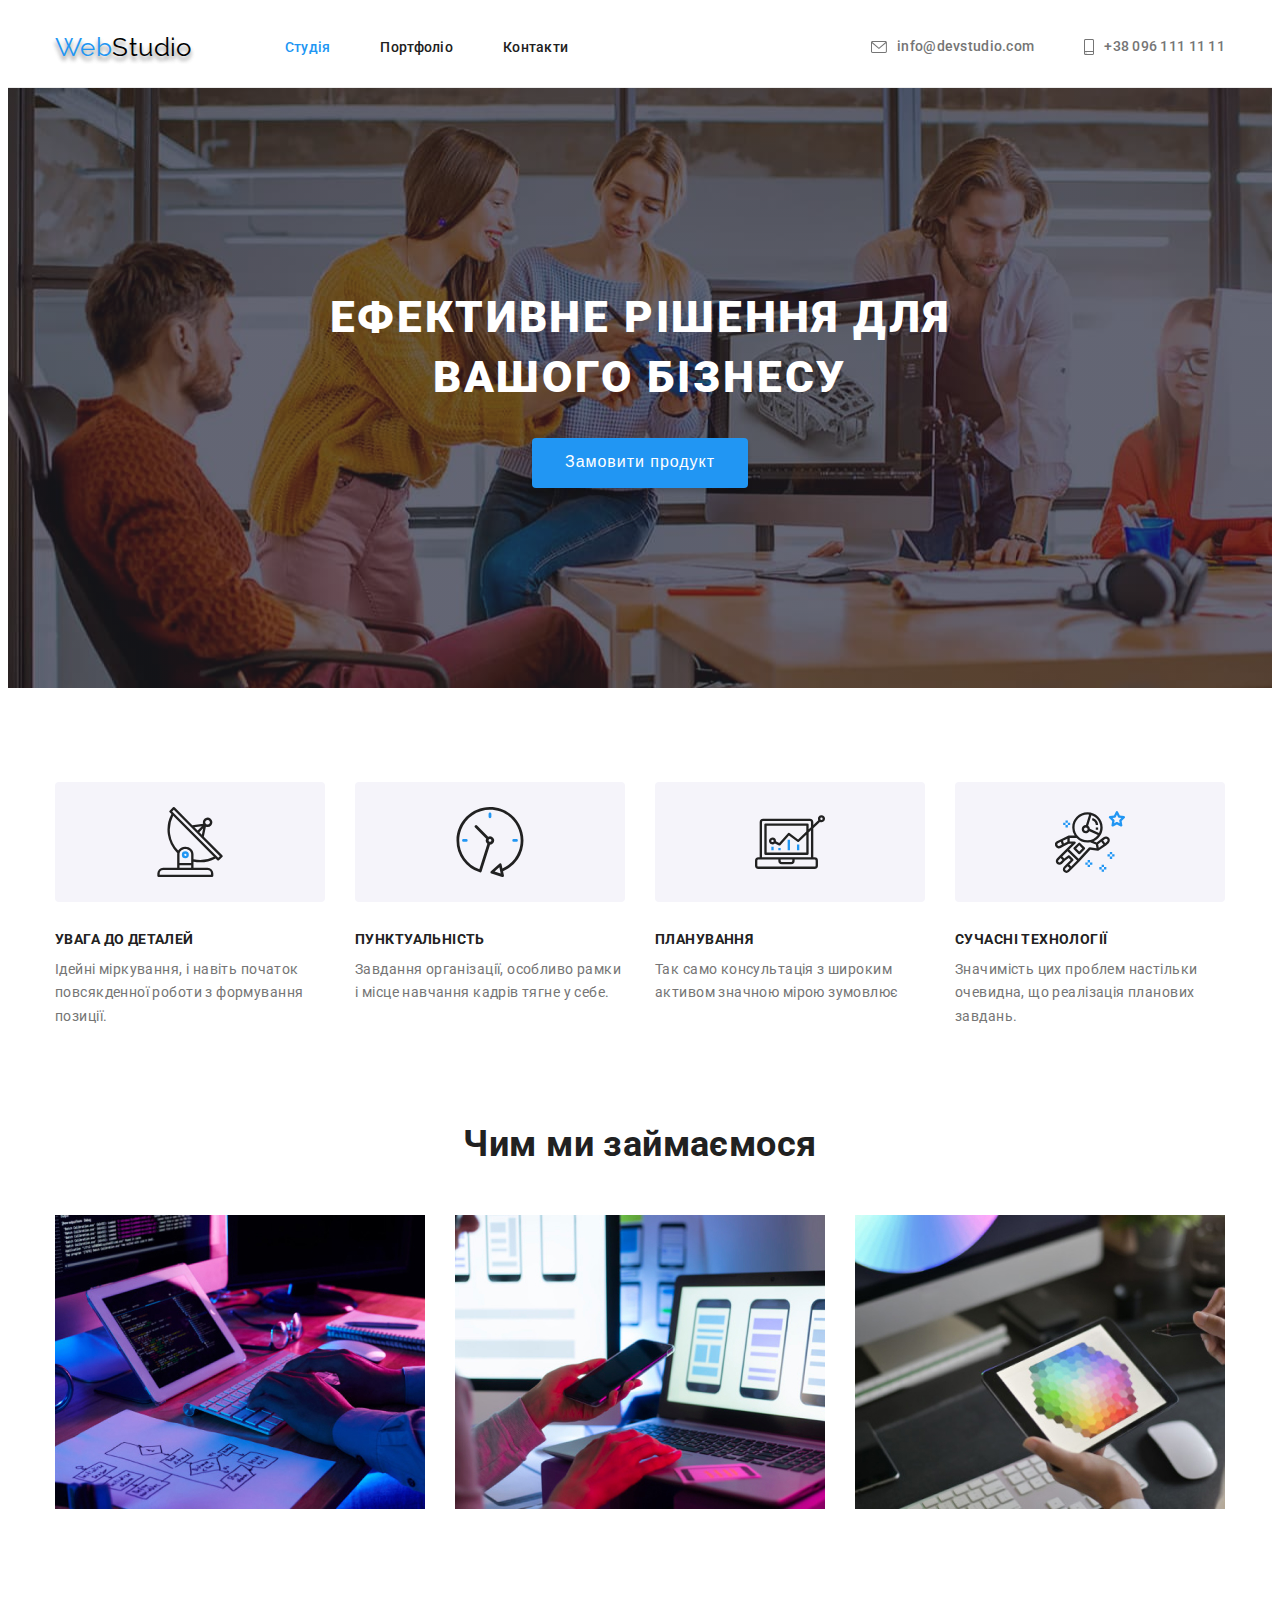
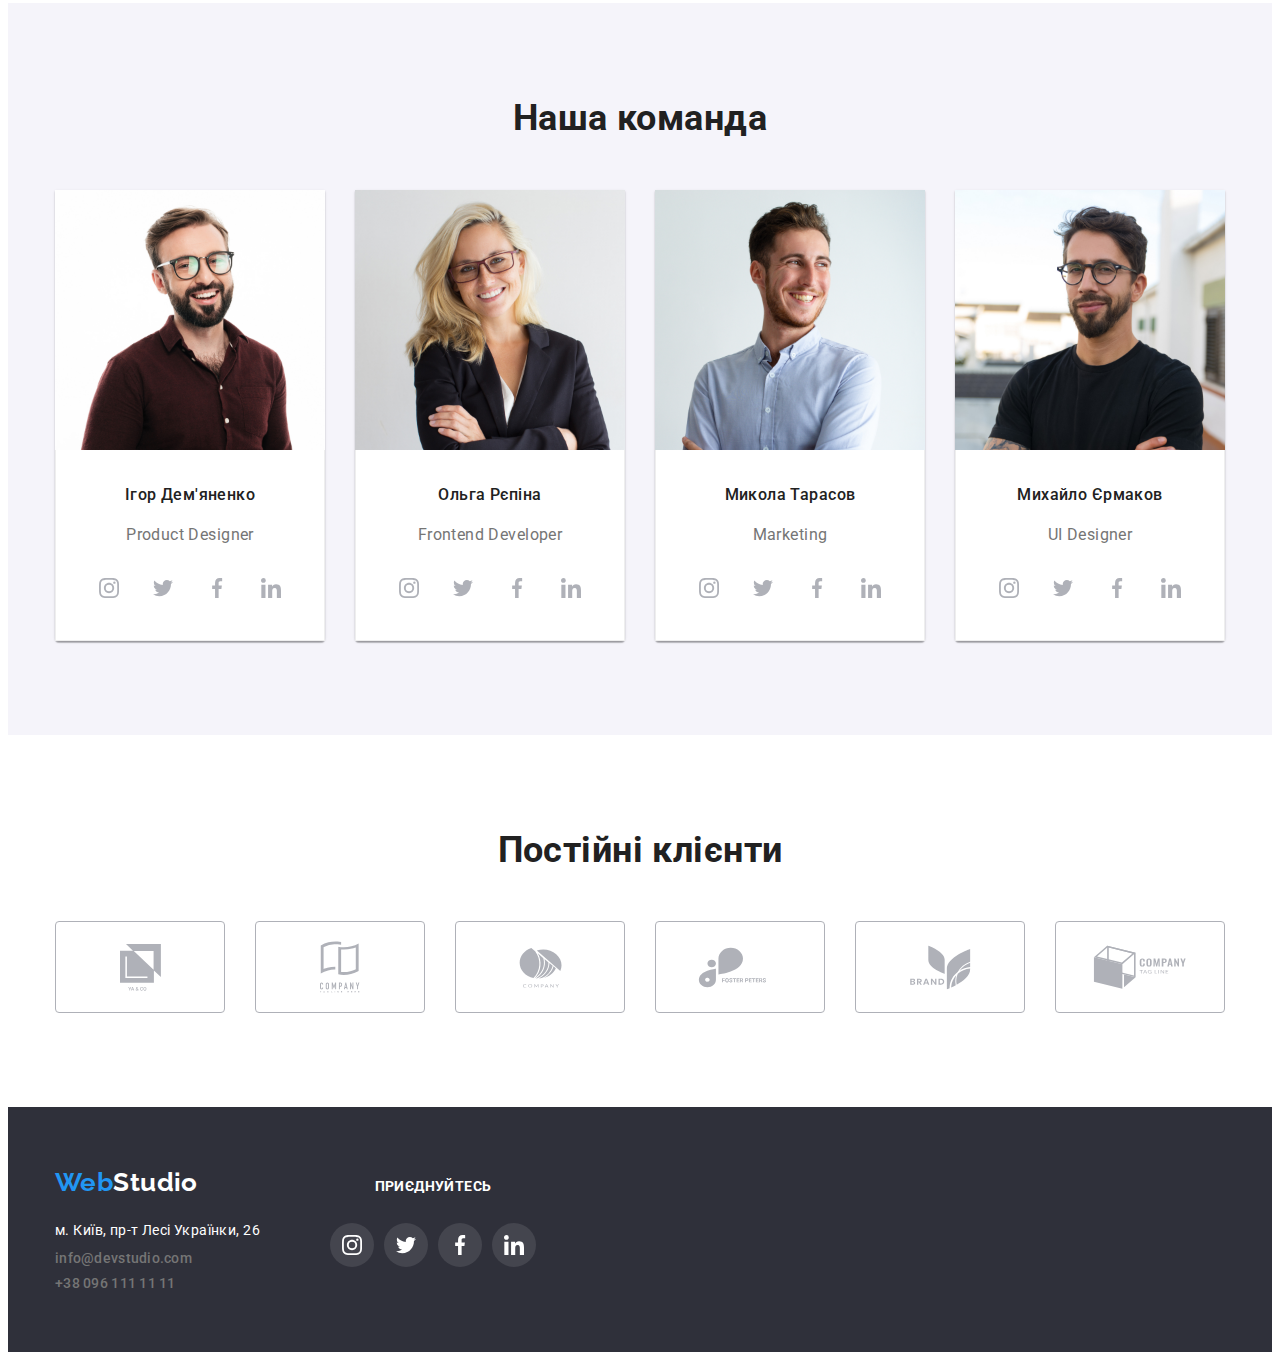
<file: index.html>
<!DOCTYPE html>
<html lang="uk">
  <head>
    <meta charset="UTF-8" />
    <meta http-equiv="X-UA-Compatible" content="IE=edge" />
    <meta name="viewport" content="width=device-width, initial-scale=1.0" />
    <title>WebStudio</title>
    <link rel="preconnect" href="https://fonts.googleapis.com" />
    <link rel="preconnect" href="https://fonts.gstatic.com" crossorigin />
    <link
      href="https://fonts.googleapis.com/css2?family=Raleway:wght@700&family=Roboto:wght@400;500;700;900&display=swap"
      rel="stylesheet"
    />
    <!-- =====Normalize====== -->
    <link
      rel="stylesheet"
      href="https://cdnjs.cloudflare.com/ajax/libs/modern-normalize/1.1.0/modern-normalize.min.css"
      integrity="sha512-wpPYUAdjBVSE4KJnH1VR1HeZfpl1ub8YT/NKx4PuQ5NmX2tKuGu6U/JRp5y+Y8XG2tV+wKQpNHVUX03MfMFn9Q=="
      crossorigin="anonymous"
      referrerpolicy="no-referrer"
    />
    <!-- =========CSS======= -->
    <link rel="stylesheet" href="./css/styles.css" />
  </head>
  <body class="body-list webstudio">
    <!-- Шапка сайту -->
    <header class="header">
      <div class="container header-container">
        <nav class="nav">
          <div class="link logo">
            <a class="link" href="./index.html"><span class="web">Web</span>Studio</a>
          </div>
          <ul class="list link-navig">
            <li>
              <a class="link active nav-link" href="./index.html">Студія</a>
            </li>
            <li>
              <a class="link nav-link" href="./portfolio.html">Портфоліо</a>
            </li>
            <li><a class="link nav-link" href="">Контакти</a></li>
          </ul>
        </nav>
        <ul class="list contact-list">
          <li>
            <a class="link contact" href="mailto:info@devstudio.com">
              <svg class="contact-icon" width="16" height="16">
                <use href="./imeges/icons/symbol-defs.svg#envelope"></use></svg
              >info@devstudio.com</a
            >
          </li>
          <li>
            <a class="link contact" href="tel:+380961111111"
              ><svg class="contact-icon" width="10" height="16">
                <use href="./imeges/icons/symbol-defs.svg#smartphone"></use></svg
              >+38 096 111 11 11</a
            >
          </li>
        </ul>
      </div>
    </header>
    <!-- Основна частина -->
    <main>
      <section class="hero section">
        <div class="container">
          <h1 class="hero-list">Ефективне рішення для вашого бізнесу</h1>
          <button type="button" class="button">Замовити продукт</button>
        </div>
      </section>
      <!-- Наші переваги -->
      <section class="benefits section">
        <div class="container">
          <h2 class="visually-hidden">Наші переваги</h2>
          <ul class="list benefits-lists">
            <li class="benefits-items">
              <div class="benefits-border">
                <svg class="benefits-icon" width="70" height="70">
                  <use href="./imeges/icons/symbol-defs.svg#antenna"></use>
                </svg>
              </div>
              <h3 class="benefits-title">УВАГА ДО ДЕТАЛЕЙ</h3>
              <p class="benefits-list">
                Ідейні міркування, і навіть початок повсякденної роботи з формування позиції.
              </p>
            </li>
            <li class="benefits-items">
              <div class="benefits-border">
                <svg class="benefits-icon" width="70" height="70">
                  <use href="./imeges/icons/symbol-defs.svg#clock"></use>
                </svg>
              </div>
              <h3 class="benefits-title">ПУНКТУАЛЬНІСТЬ</h3>
              <p class="benefits-list">
                Завдання організації, особливо рамки і місце навчання кадрів тягне у себе.
              </p>
            </li>
            <li class="benefits-items">
              <div class="benefits-border">
                <svg class="benefits-icon" width="70" height="70">
                  <use href="./imeges/icons/symbol-defs.svg#diagram"></use>
                </svg>
              </div>
              <h3 class="benefits-title">ПЛАНУВАННЯ</h3>
              <p class="benefits-list">
                Так само консультація з широким активом значною мірою зумовлює
              </p>
            </li>
            <li class="benefits-items">
              <div class="benefits-border">
                <svg class="benefits-icon" width="70" height="70">
                  <use href="./imeges/icons/symbol-defs.svg#astronaut"></use>
                </svg>
              </div>
              <h3 class="benefits-title">СУЧАСНІ ТЕХНОЛОГІЇ</h3>
              <p class="benefits-list">
                Значимість цих проблем настільки очевидна, що реалізація планових завдань.
              </p>
            </li>
          </ul>
        </div>
      </section>
      <!-- Чим ми займаємося -->
      <section class="list-meta section">
        <div class="container">
          <h2 class="section-title">Чим ми займаємося</h2>
          <ul class="list list-meta-title">
            <li>
              <img src="./imeges/img1.jpg" width="370" alt="Приклад перший" />
            </li>
            <li>
              <img src="./imeges/img2.jpg" width="370" alt="Приклад другий" />
            </li>
            <li>
              <img src="./imeges/img3.jpg" width="370" alt="Приклад третій" />
            </li>
          </ul>
        </div>
      </section>
      <!--Наша команда  -->
      <section class="comand-list section">
        <div class="container">
          <h2 class="section-title">Наша команда</h2>
          <ul class="list comand-title">
            <li class="team-member">
              <img src="./imeges/team-1.jpg" alt="Ігор Дем'яненко" width="270" />
              <div class="content-wrapp">
                <h3 class="team-name">Ігор Дем'яненко</h3>
                <p class="team-position">Product Designer</p>

                <ul class="list socials">
                  <li class="socials-item">
                    <a
                      class="socials-link link"
                      href="https/instagram.com"
                      target="_blank"
                      rel="noopener noreferrer"
                      aria-label="Instagram"
                    >
                      <svg class="social-link" width="20" height="20">
                        <use href="./imeges/icons/symbol-defs.svg#instagram"></use>
                      </svg>
                    </a>
                  </li>
                  <li class="socials-item">
                    <a
                      class="socials-link link"
                      href="https/twitter.com"
                      target="_blank"
                      rel="noopener noreferrer"
                      aria-label="Twitter"
                    >
                      <svg class="social-link" width="20" height="20">
                        <use href="./imeges/icons/symbol-defs.svg#twitter"></use></svg
                    ></a>
                  </li>
                  <li class="socials-item">
                    <a
                      class="socials-link link"
                      href="https/facebook.com"
                      target="_blank"
                      rel="noopener noreferrer"
                      aria-label="Facebook"
                    >
                      <svg class="social-link" width="20" height="20">
                        <use href="./imeges/icons/symbol-defs.svg#facebook"></use></svg
                    ></a>
                  </li>
                  <li class="socials-item">
                    <a
                      class="socials-link link"
                      href="https/linkedin.com"
                      target="_blank"
                      rel="noopener noreferrer"
                      aria-label="Linkedin"
                    >
                      <svg class="social-link" width="20" height="20">
                        <use href="./imeges/icons/symbol-defs.svg#linkedin"></use></svg
                    ></a>
                  </li>
                </ul>
              </div>
            </li>
            <li class="team-member">
              <img src="./imeges/team-2.jpg" alt="Ольга Рєпіна" width="270" />
              <div class="content-wrapp">
                <h3 class="team-name">Ольга Рєпіна</h3>
                <p class="team-position">Frontend Developer</p>
                <ul class="list socials">
                  <li class="socials-item">
                    <a
                      class="socials-link link"
                      href="https/instagram.com"
                      target="_blank"
                      rel="noopener noreferrer"
                      aria-label="Instagram"
                    >
                      <svg class="social-link" width="20" height="20">
                        <use href="./imeges/icons/symbol-defs.svg#instagram"></use>
                      </svg>
                    </a>
                  </li>
                  <li class="socials-item">
                    <a
                      class="socials-link link"
                      href="https/twitter.com"
                      target="_blank"
                      rel="noopener noreferrer"
                      aria-label="Twitter"
                    >
                      <svg class="social-link" width="20" height="20">
                        <use href="./imeges/icons/symbol-defs.svg#twitter"></use></svg
                    ></a>
                  </li>
                  <li class="socials-item">
                    <a
                      class="socials-link link"
                      href="https/facebook.com"
                      target="_blank"
                      rel="noopener noreferrer"
                      aria-label="Facebook"
                    >
                      <svg class="social-link" width="20" height="20">
                        <use href="./imeges/icons/symbol-defs.svg#facebook"></use></svg
                    ></a>
                  </li>
                  <li class="socials-item">
                    <a
                      class="socials-link link"
                      href="https/linkedin.com"
                      target="_blank"
                      rel="noopener noreferrer"
                      aria-label="Linkedin"
                    >
                      <svg class="social-link" width="20" height="20">
                        <use href="./imeges/icons/symbol-defs.svg#linkedin"></use></svg
                    ></a>
                  </li>
                </ul>
              </div>
            </li>
            <li class="team-member">
              <img src="./imeges/team-3.jpg" alt="Микола Тарасов" width="270" />
              <div class="content-wrapp">
                <h3 class="team-name">Микола Тарасов</h3>
                <p class="team-position">Marketing</p>
                <ul class="list socials">
                  <li class="socials-item">
                    <a
                      class="socials-link link"
                      href="https/instagram.com"
                      target="_blank"
                      rel="noopener noreferrer"
                      aria-label="Instagram"
                    >
                      <svg class="social-link" width="20" height="20">
                        <use href="./imeges/icons/symbol-defs.svg#instagram"></use>
                      </svg>
                    </a>
                  </li>
                  <li class="socials-item">
                    <a
                      class="socials-link link"
                      href="https/twitter.com"
                      target="_blank"
                      rel="noopener noreferrer"
                      aria-label="Twitter"
                    >
                      <svg class="social-link" width="20" height="20">
                        <use href="./imeges/icons/symbol-defs.svg#twitter"></use></svg
                    ></a>
                  </li>
                  <li class="socials-item">
                    <a
                      class="socials-link link"
                      href="https/facebook.com"
                      target="_blank"
                      rel="noopener noreferrer"
                      aria-label="Facebook"
                    >
                      <svg class="social-link" width="20" height="20">
                        <use href="./imeges/icons/symbol-defs.svg#facebook"></use></svg
                    ></a>
                  </li>
                  <li class="socials-item">
                    <a
                      class="socials-link link"
                      href="https/linkedin.com"
                      target="_blank"
                      rel="noopener noreferrer"
                      aria-label="Linkedin"
                    >
                      <svg class="social-link" width="20" height="20">
                        <use href="./imeges/icons/symbol-defs.svg#linkedin"></use></svg
                    ></a>
                  </li>
                </ul>
              </div>
            </li>
            <li class="team-member">
              <img src="./imeges/team-4.jpg" alt="Михайло Єрмаков" width="270" />
              <div class="content-wrapp">
                <h3 class="team-name">Михайло Єрмаков</h3>
                <p class="team-position">UI Designer</p>
                <ul class="list socials">
                  <li class="socials-item">
                    <a
                      class="socials-link link"
                      href="https/instagram.com"
                      target="_blank"
                      rel="noopener noreferrer"
                      aria-label="Instagram"
                    >
                      <svg class="social-link" width="20" height="20">
                        <use href="./imeges/icons/symbol-defs.svg#instagram"></use>
                      </svg>
                    </a>
                  </li>
                  <li class="socials-item">
                    <a
                      class="socials-link link"
                      href="https/twitter.com"
                      target="_blank"
                      rel="noopener noreferrer"
                      aria-label="Twitter"
                    >
                      <svg class="social-link" width="20" height="20">
                        <use href="./imeges/icons/symbol-defs.svg#twitter"></use></svg
                    ></a>
                  </li>
                  <li class="socials-item">
                    <a
                      class="socials-link link"
                      href="https/facebook.com"
                      target="_blank"
                      rel="noopener noreferrer"
                      aria-label="Facebook"
                    >
                      <svg class="social-link" width="20" height="20">
                        <use href="./imeges/icons/symbol-defs.svg#facebook"></use></svg
                    ></a>
                  </li>
                  <li class="socials-item">
                    <a
                      class="socials-link link"
                      href="https/linkedin.com"
                      target="_blank"
                      rel="noopener noreferrer"
                      aria-label="Linkedin"
                    >
                      <svg class="social-link" width="20" height="20">
                        <use href="./imeges/icons/symbol-defs.svg#linkedin"></use></svg
                    ></a>
                  </li>
                </ul>
              </div>
            </li>
          </ul>
        </div>
      </section>
      <section class="section">
        <div class="container">
          <h2 class="section-title">Постійні клієнти</h2>
          <ul class="list client-list">
            <li class="client">
              <a
                class="client-links link"
                href=""
                target="_blank"
                rel="noopener noreferrer"
                aria-label="Client#1"
              >
                <svg class="client-icon" width="41" height="47" fill: #afb1b8>
                  <use href="./imeges/icons/symbol-defs.svg#client1"></use></svg
              ></a>
            </li>
            <li class="client">
              <a
                class="client-links link"
                href=""
                target="_blank"
                rel="noopener noreferrer"
                aria-label="Client#2"
              >
                <svg class="client-icon" width="40" height="52" fill: #afb1b8>
                  <use href="./imeges/icons/symbol-defs.svg#client2"></use></svg
              ></a>
            </li>
            <li class="client">
              <a
                class="client-links link"
                href=""
                target="_blank"
                rel="noopener noreferrer"
                aria-label="Client#3"
              >
                <svg class="client-icon" width="43" height="41" fill: #afb1b8>
                  <use href="./imeges/icons/symbol-defs.svg#client3"></use></svg
              ></a>
            </li>
            <li class="client">
              <a
                class="client-links link"
                href=""
                target="_blank"
                rel="noopener noreferrer"
                aria-label="Client#4"
              >
                <svg class="client-icon" width="85" height="41" fill: #afb1b8>
                  <use href="./imeges/icons/symbol-defs.svg#client4"></use></svg
              ></a>
            </li>
            <li class="client">
              <a
                class="client-links link"
                href=""
                target="_blank"
                rel="noopener noreferrer"
                aria-label="Client#5"
              >
                <svg class="client-icon" width="63" height="45" fill: #afb1b8>
                  <use href="./imeges/icons/symbol-defs.svg#client5"></use></svg
              ></a>
            </li>
            <li class="client">
              <a
                class="client-links link"
                href=""
                target="_blank"
                rel="noopener noreferrer"
                aria-label="Client#6"
              >
                <svg class="client-icon" width="94" height="44" fill: #afb1b8>
                  <use href="./imeges/icons/symbol-defs.svg#client6"></use></svg
              ></a>
            </li>
          </ul>
        </div>
      </section>
    </main>
    <!-- =====Підвал==== -->
    <footer class="footer">
      <div class="container footer-container">
        <div>
          <a class="link logo-footer" href="./index.html"><span class="web">Web</span>Studio</a>
          <address class="address">м. Київ, пр-т Лесі Українки, 26</address>
          <ul class="list footer-list">
            <li class="cont">
              <a class="link contact" href="mailto:info@devstudio.com">info@devstudio.com</a>
            </li>
            <li class="cont">
              <a class="link contact" href="tel:+380961111111">+38 096 111 11 11</a>
            </li>
          </ul>
        </div>
        <div class="footer-lists">
          <h2 class="join">ПРИЄДНУЙТЕСЬ</h2>
          <ul class="footer-icons list">
            <li class="socials-item">
              <a
                class="footer-socials-link link"
                href="https/instagram.com"
                target="_blank"
                rel="noopener noreferrer"
                aria-label="Instagram"
              >
                <svg class="social-link" width="20" height="20">
                  <use href="./imeges/icons/symbol-defs.svg#instagram"></use>
                </svg>
              </a>
            </li>
            <li class="socials-item">
              <a
                class="footer-socials-link link"
                href="https/twitter.com"
                target="_blank"
                rel="noopener noreferrer"
                aria-label="Twitter"
              >
                <svg class="social-link" width="20" height="20">
                  <use href="./imeges/icons/symbol-defs.svg#twitter"></use></svg
              ></a>
            </li>
            <li class="socials-item">
              <a
                class="footer-socials-link link"
                href="https/facebook.com"
                target="_blank"
                rel="noopener noreferrer"
                aria-label="Facebook"
              >
                <svg class="social-link" width="20" height="20">
                  <use href="./imeges/icons/symbol-defs.svg#facebook"></use></svg
              ></a>
            </li>
            <li class="socials-item">
              <a
                class="footer-socials-link link"
                href="https/linkedin.com"
                target="_blank"
                rel="noopener noreferrer"
                aria-label="Linkedin"
              >
                <svg class="social-link" width="20" height="20">
                  <use href="./imeges/icons/symbol-defs.svg#linkedin"></use></svg
              ></a>
            </li>
          </ul>
        </div>
      </div>
    </footer>
  </body>
</html>
</file>
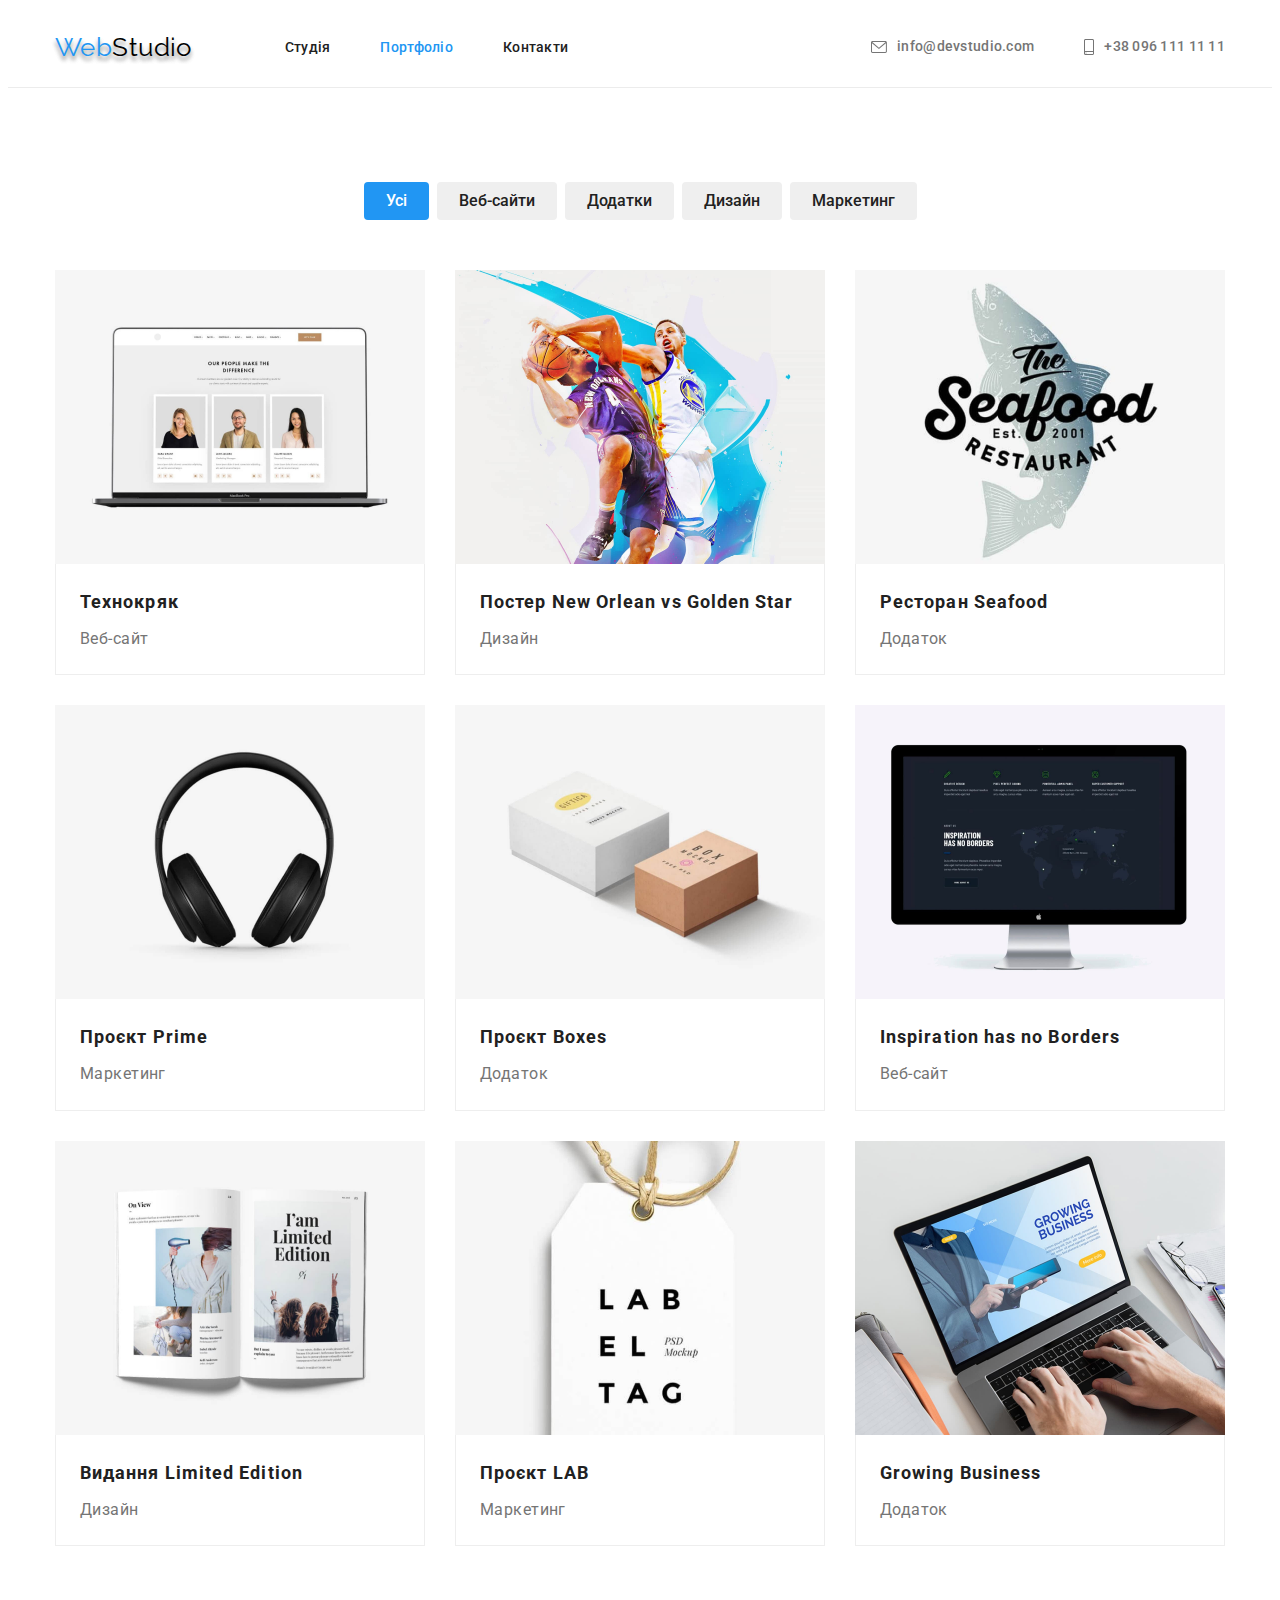
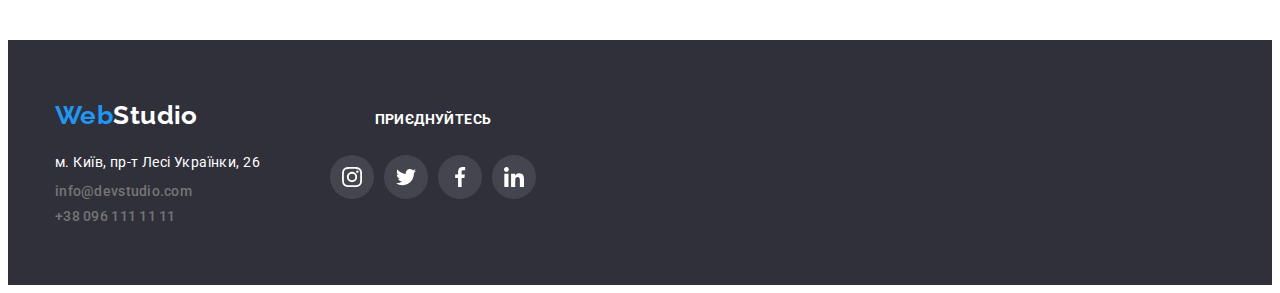
<file: portfolio.html>
<!DOCTYPE html>
<html lang="uk">
  <head>
    <meta charset="UTF-8" />
    <meta http-equiv="X-UA-Compatible" content="IE=edge" />
    <meta name="viewport" content="width=device-width, initial-scale=1.0" />

    <title>WebStudio</title>

    <!-- Font -->

    <link rel="preconnect" href="https://fonts.googleapis.com" />
    <link rel="preconnect" href="https://fonts.gstatic.com" crossorigin />
    <link
      href="https://fonts.googleapis.com/css2?family=Raleway:wght@700&family=Roboto:wght@400;500;700;900&display=swap"
      rel="stylesheet"
    />
    <!-- =====Normalize====== -->
    <link
      rel="stylesheet"
      href="https://cdnjs.cloudflare.com/ajax/libs/modern-normalize/1.1.0/modern-normalize.min.css"
      integrity="sha512-wpPYUAdjBVSE4KJnH1VR1HeZfpl1ub8YT/NKx4PuQ5NmX2tKuGu6U/JRp5y+Y8XG2tV+wKQpNHVUX03MfMFn9Q=="
      crossorigin="anonymous"
      referrerpolicy="no-referrer"
    />
    <link rel="stylesheet" href="./css/styles.css" />
  </head>
  <body class="body-list portfolio">
    <!-- Шапка -->
    <header class="header">
      <div class="container header-container">
        <nav class="nav">
          <div class="link logo">
            <a class="link" href="./index.html"><span class="web">Web</span>Studio</a>
          </div>
          <ul class="list link-navig">
            <li>
              <a class="link nav-link" href="./index.html">Студія</a>
            </li>
            <li>
              <a class="link active nav-link" href="./portfolio.html">Портфоліо</a>
            </li>
            <li><a class="link nav-link" href="">Контакти</a></li>
          </ul>
        </nav>
        <ul class="list contact-list">
          <li>
            <a class="link contact" href="mailto:info@devstudio.com">
              <svg class="contact-icon" width="16" height="16">
                <use href="./imeges/icons/symbol-defs.svg#envelope"></use></svg
              >info@devstudio.com</a
            >
          </li>
          <li>
            <a class="link contact" href="tel:+380961111111"
              ><svg class="contact-icon" width="10" height="16">
                <use href="./imeges/icons/symbol-defs.svg#smartphone"></use></svg
              >+38 096 111 11 11</a
            >
          </li>
        </ul>
      </div>
    </header>

    <!-- Основний контент -->

    <main>
      <!-- Кнопки -->
      <section class="section">
        <div class="container">
          <h1 class="visually-hidden">Приклади наших проєктів</h1>
          <ul class="list nvg-list">
            <li>
              <button type="button" class="link btn active-btn">Усі</button>
            </li>
            <li>
              <button type="button" class="link btn">Веб-сайти</button>
            </li>
            <li>
              <button type="button" class="link btn">Додатки</button>
            </li>
            <li>
              <button type="button" class="link btn">Дизайн</button>
            </li>
            <li>
              <button type="button" class="link btn">Маркетинг</button>
            </li>
          </ul>

          <!-- Герой -->

          <ul class="list portfolio-list">
            <li class="portfolio-item">
              <img src="./imeges/portfolio/project-1.jpg" alt="Проєкт 1" width="370" height="294" />
              <div class="content-wrapp-pr">
                <h2 class="project-title">Технокряк</h2>
                <p class="project-text">Веб-сайт</p>
              </div>
            </li>
            <li class="portfolio-item">
              <img src="./imeges/portfolio/project-2.jpg" alt="Проєкт 2" width="370" height="294" />
              <div class="content-wrapp-pr">
                <h2 class="project-title">Постер New Orlean vs Golden Star</h2>
                <p class="project-text">Дизайн</p>
              </div>
            </li>
            <li class="portfolio-item">
              <img src="./imeges/portfolio/project-3.jpg" alt="Проєкт 3" width="370" height="294" />
              <div class="content-wrapp-pr">
                <h2 class="project-title">Ресторан Seafood</h2>
                <p class="project-text">Додаток</p>
              </div>
            </li>
            <li class="portfolio-item">
              <img src="./imeges/portfolio/project-4.jpg" alt="Проєкт 4" width="370" height="294" />
              <div class="content-wrapp-pr">
                <h2 class="project-title">Проєкт Prime</h2>
                <p class="project-text">Маркетинг</p>
              </div>
            </li>
            <li class="portfolio-item">
              <img src="./imeges/portfolio/project-5.jpg" alt="Проєкт 5" width="370" height="294" />
              <div class="content-wrapp-pr">
                <h2 class="project-title">Проєкт Boxes</h2>
                <p class="project-text">Додаток</p>
              </div>
            </li>
            <li class="portfolio-item">
              <img src="./imeges/portfolio/project-6.jpg" alt="Проєкт 6" width="370" height="294" />
              <div class="content-wrapp-pr">
                <h2 class="project-title">Inspiration has no Borders</h2>
                <p class="project-text">Веб-сайт</p>
              </div>
            </li>
            <li class="portfolio-item">
              <img src="./imeges/portfolio/project-7.jpg" alt="Проєкт 7" width="370" height="294" />
              <div class="content-wrapp-pr">
                <h2 class="project-title">Видання Limited Edition</h2>
                <p class="project-text">Дизайн</p>
              </div>
            </li>
            <li class="portfolio-item">
              <img src="./imeges/portfolio/project-8.jpg" alt="Проєкт 8" width="370" height="294" />
              <div class="content-wrapp-pr">
                <h2 class="project-title">Проєкт LAB</h2>
                <p class="project-text">Маркетинг</p>
              </div>
            </li>
            <li class="portfolio-item">
              <img src="./imeges/portfolio/project-9.jpg" alt="Проєкт 9" width="370" height="294" />
              <div class="content-wrapp-pr">
                <h2 class="project-title">Growing Business</h2>
                <p class="project-text">Додаток</p>
              </div>
            </li>
          </ul>
        </div>
      </section>
    </main>

    <!-- Підвал -->

    <footer class="footer">
      <div class="container footer-container">
        <div>
          <a class="link logo-footer" href="./index.html"><span class="web">Web</span>Studio</a>
          <address class="address">м. Київ, пр-т Лесі Українки, 26</address>
          <ul class="list footer-list">
            <li class="cont">
              <a class="link contact" href="mailto:info@devstudio.com">info@devstudio.com</a>
            </li>
            <li class="cont">
              <a class="link contact" href="tel:+380961111111">+38 096 111 11 11</a>
            </li>
          </ul>
        </div>
        <div class="footer-lists">
          <h2 class="join">ПРИЄДНУЙТЕСЬ</h2>
          <ul class="footer-icons list">
            <li class="socials-item">
              <a
                class="footer-socials-link link"
                href="https/instagram.com"
                target="_blank"
                rel="noopener noreferrer"
                aria-label="Instagram"
              >
                <svg class="social-link" width="20" height="20">
                  <use href="./imeges/icons/symbol-defs.svg#instagram"></use>
                </svg>
              </a>
            </li>
            <li class="socials-item">
              <a
                class="footer-socials-link link"
                href="https/twitter.com"
                target="_blank"
                rel="noopener noreferrer"
                aria-label="Twitter"
              >
                <svg class="social-link" width="20" height="20">
                  <use href="./imeges/icons/symbol-defs.svg#twitter"></use></svg
              ></a>
            </li>
            <li class="socials-item">
              <a
                class="footer-socials-link link"
                href="https/facebook.com"
                target="_blank"
                rel="noopener noreferrer"
                aria-label="Facebook"
              >
                <svg class="social-link" width="20" height="20">
                  <use href="./imeges/icons/symbol-defs.svg#facebook"></use></svg
              ></a>
            </li>
            <li class="socials-item">
              <a
                class="footer-socials-link link"
                href="https/linkedin.com"
                target="_blank"
                rel="noopener noreferrer"
                aria-label="Linkedin"
              >
                <svg class="social-link" width="20" height="20">
                  <use href="./imeges/icons/symbol-defs.svg#linkedin"></use></svg
              ></a>
            </li>
          </ul>
        </div>
      </div>
    </footer>
  </body>
</html>
</file>
<file: css/styles.css>
:root {
  --fone-color: #2f303a;
  --background-main: #f5f5f5;
  --basic-text: #212121;
  --minor-text: #757575;
  --akcent-color: #2196f3;
  --white-color: #ffffff;
}
/* index.html */
body {
  letter-spacing: 0.03em;
  background-color: var(--white-color);
  color: var(--basic-text);
  font-family: 'Roboto';
  font-size: 14px;
}

/* =======RESET========= */

html {
  box-sizing: border-box;
}

*,
*::after,
*::before {
  box-sizing: inherit;
}

/* Стили для обнуления верхних отступов у элементов */
h1,
h2,
h3,
h4,
h5,
h6,
p {
  margin: 0;
}

/* Класс для обнуления базовых свойств у списков (ul) */
.list {
  list-style: none;
  padding-left: 0;
  margin: 0;
}

/* Класс для обнуления базовых свойств у ссылок */
.link {
  text-decoration: none;
  color: inherit;
}

/* Свойства для корректного отображения картинок */
img {
  display: block;
  max-width: 100%;
  height: auto;
}

/* Свойства для обнуления курсива у address */

address {
  font-style: normal;
}
/* ============================================================================================ */
.container {
  width: 1200px;
  padding-left: 15px;
  padding-right: 15px;
  margin-left: auto;
  margin-right: auto;
  margin: 0 auto;
}
.section {
  padding: 94px 0;
}

.header-container {
  display: flex;
  align-items: center;
}
.header {
  padding: 24px 0;
  border-bottom: 1px solid #ececec;
}
.logo {
  margin-right: 93px;
  font-family: 'Raleway';
  font-size: 26px;
  line-height: 1.19;

  color: #000000;
  text-shadow: 0px 4px 4px rgba(0, 0, 0, 0.25), 0px 4px 4px rgba(0, 0, 0, 0.25);
  justify-content: center;
  align-items: center;
}
.link-navig {
  display: flex;
  align-items: center;
  justify-content: center;
  margin-right: auto;
}
.link {
  text-decoration: none;
}
.link:hover {
  color: var(--akcent-color);
}
.link:focus {
  color: var(--akcent-color);
}
.link-navig,
.contact-list {
  display: flex;
  align-items: center;
  justify-content: center;
  gap: 50px;
  margin-left: auto;
}
.contact {
  display: flex;
  align-items: center;
  gap: 10px;
  font-weight: 500;
  font-size: 14px;
  line-height: 1.14;
  letter-spacing: 0.02em;

  color: #757575;
}
.contact-icon {
  fill: currentColor;
}
.list {
  list-style: none;
}

.web {
  color: var(--akcent-color);
}

.nav {
  display: flex;
  align-items: center;
}

.nav-link {
  font-weight: 500;

  line-height: 1.14;
  letter-spacing: 0.02em;
  color: var(--basic-text);
  padding: 32px 0;
}
.nav-link:hover {
  color: var(--akcent-color);
}
.nav-link:focus {
  color: var(--akcent-color);
}
.nav-link:active {
  color: var(--akcent-color);
}
.active {
  color: var(--akcent-color);
}
.active-bnt {
  color: var(--akcent-color);
}

.link.aktive {
  color: var(--akcent-color);
}
.hero {
  background-color: var(--fone-color);
  padding-bottom: 200px;
  padding-top: 200px;
  margin: 0 auto;
  background-image: linear-gradient(rgba(47, 48, 58, 0.4), rgba(47, 48, 58, 0.4)),
    url(../imeges/bg-hero.jpg);
  max-width: 1600px;
}
/* main */

.hero-list {
  font-weight: 900;
  font-size: 44px;
  line-height: 1.36;
  text-align: center;
  letter-spacing: 0.06em;
  text-transform: uppercase;
  margin: auto;
  color: var(--white-color);

  margin-bottom: 30px;
  width: 696px;
}
.visually-hidden {
  position: absolute;
  white-space: nowrap;
  width: 1px;
  height: 1px;
  overflow: hidden;
  border: 0;
  padding: 0;
  clip: rect(0 0 0 0);
  clip-path: inset(50%);
  margin: -1px;
}

.benefits {
  align-items: baseline;
  justify-content: center;
  width: auto;
}
.benefits-lists {
  display: flex;
  gap: 30px;
}
.benefits-items {
  max-width: 270px;
}
.benefits-title {
  font-weight: 700;
  line-height: 1.14;
  text-transform: uppercase;
  color: var(--basic-text);
  padding-bottom: 10px;
  font-size: 14px;
}
.benefits-list {
  line-height: 1.71;
  color: var(--minor-text);
}
.list-meta {
  padding-top: 0;
}
.list-meta-title {
  display: flex;
  gap: 30px;
}
.comand-list {
  background-color: #f5f4fa;
}

.section-title {
  margin-bottom: 50px;
  font-size: 36px;
  line-height: 1.17;
  text-align: center;
}

.team-name {
  font-weight: 500;
  font-size: 16px;
  line-height: 1.9;
  text-align: center;
  margin-bottom: 10px;
}

.comand-title {
  display: flex;
  gap: 30px;
}

.team-member {
  background: var(--white-color);
  box-shadow: 0px 1px 3px rgba(0, 0, 0, 0.12), 0px 1px 1px rgba(0, 0, 0, 0.14),
    0px 2px 1px rgba(0, 0, 0, 0.2);
  border-radius: 0px 0px 4px 4px;
  max-width: 270px;
}

.content-wrapp {
  padding: 30px 0;
  margin: 0;
  background: var(--white-color);
  border-left: 1px solid #eeeeee;
  border-right: 1px solid #eeeeee;
  border-bottom: 1px solid #eeeeee;
  width: 270px;
}
.content-wrapp-pr {
  padding: 20px 24px;
  background: var(--white-color);
  border-left: 1px solid #eeeeee;
  border-right: 1px solid #eeeeee;
  border-bottom: 1px solid #eeeeee;
}

.team-position {
  font-size: 16px;
  line-height: 1.9;
  text-align: center;
  color: var(--minor-text);
  margin-bottom: 16px;
}

/* portfolio */

.button {
  margin-left: auto;
  margin-right: auto;
  font-size: 16px;
  line-height: 1.9;
  box-shadow: 0px 4px 4px rgba(0, 0, 0, 0.15);
  border-radius: 4px;
  color: var(--white-color);
  background: var(--akcent-color);
  display: block;
  align-items: center;
  text-align: center;
  letter-spacing: 0.06em;
  border: none;
  cursor: pointer;
  width: 216px;
  height: 50px;
}
.button:hover {
  background: var(--background-main);
  color: var(--basic-text);
}
.button:focus {
  background: var(--background-main);
  color: var(--basic-text);
}

.btn {
  cursor: pointer;
  font-weight: 500;
  font-size: 16px;
  line-height: 1.62;
  text-align: center;
  border: none;
  font-family: inherit;
  padding: 6px 22px;
  border-radius: 4px;
}
.btn:hover,
.btn:focus {
  color: var(--white-color);
  background-color: var(--akcent-color);
  box-shadow: 0px 3px 1px rgba(0, 0, 0, 0.1), 0px 1px 2px rgba(0, 0, 0, 0.08),
    0px 2px 2px rgba(0, 0, 0, 0.12);
}
/* {
  color: var(--white-color);
  background-color: var(--akcent-color);
  box-shadow: 0px 3px 1px rgba(0, 0, 0, 0.1), 0px 1px 2px rgba(0, 0, 0, 0.08),
    0px 2px 2px rgba(0, 0, 0, 0.12);
} */
.active-btn {
  background-color: var(--akcent-color);
  color: var(--white-color);
}

.nvg-list {
  display: flex;
  align-items: center;
  justify-content: center;
  margin-bottom: 50px;
  gap: 8px;
}

.portfolio-list {
  display: flex;
  flex-wrap: wrap;
  gap: 30px;
}
.portfolio-item {
  width: calc((100% - 60px) / 3);
}
.portfolio-item:hover,
.portfolio-item:focus {
  box-shadow: 0px 1px 1px rgba(0, 0, 0, 0.12), 0px 4px 4px rgba(0, 0, 0, 0.06),
    1px 4px 6px rgba(0, 0, 0, 0.16);
}
.project-title {
  font-size: 18px;
  line-height: 2;
  letter-spacing: 0.06em;
  margin-bottom: 4px;
}
.project-text {
  font-weight: 400;
  font-size: 16px;
  line-height: 1.9;

  color: var(--minor-text);
}

/* footer */
.footer {
  background-color: var(--fone-color);
  padding: 60px 0;
}
.join {
  font-family: 'Roboto';
  font-style: normal;
  font-weight: 700;
  font-size: 14px;
  line-height: 2.24;
  color: var(--white-color);
  margin-bottom: 20px;
}
.logo-footer {
  font-family: 'Raleway';
  font-weight: 700;
  font-size: 26px;
  line-height: 1.2;

  color: #ffffff;

  display: block;
  margin-bottom: 20px;
}
.address {
  font-size: 14px;
  line-height: 1.7;
  color: #ffffff;
  margin-bottom: 9px;
}
.footer-container {
  display: flex;
  align-items: baseline;
}
.footer-list {
  display: flex;
  flex-direction: column;
  gap: 9px;
  line-height: 1.7;
  color: rgba(255, 255, 255, 0.6);
}
.footer-lists {
  display: block;
  justify-items: center;
  margin-left: 70px;
}
/* ========Іконки=======  */
.socials-link {
  display: flex;
  align-items: center;
  justify-items: center;
  width: 44px;
  height: 44px;
  border-radius: 50%;
  fill: #afb1b8;
}
.footer-socials-link {
  display: flex;
  align-items: center;
  justify-items: center;
  width: 44px;
  height: 44px;
  border-radius: 50%;
  fill: #ffffff;
  background-color: rgba(255, 255, 255, 0.1);
}
.socials-link:hover,
.socials-link:focus {
  background-color: var(--akcent-color);
  fill: var(--white-color);
}
.footer-socials-link:hover,
.footer-socials-link:focus {
  background-color: var(--akcent-color);
}
.socials {
  display: flex;
  justify-content: center;
  gap: 10px;
}
.social-link {
  margin-right: auto;
  margin-left: auto;
}

.footer-icons {
  display: flex;
  align-items: center;
  justify-items: center;
  gap: 10px;
}
.benefits-border {
  margin-bottom: 30px;
  display: flex;
  align-items: center;
  justify-content: center;

  width: 270px;
  height: 120px;
  background: #f5f4fa;
  border-radius: 4px;
}
.client-list {
  display: flex;

  fill: #afb1b8;
  gap: 30px;
}
.client {
  width: 170px;
}
.client-links {
  display: flex;
  align-items: center;
  justify-content: center;
  width: 170px;
  height: 92px;
  border: 1px solid #afb1b8;
  border-radius: 4px;
  color: #afb1b8;
}
.client-links:hover,
.client-links:focus {
  border: 1px solid #2196f3;
  border-radius: 4px;
}

/* .client-icon {
  border: 1px solid #afb1b8;
  border-radius: 4px;
  width: 170px;
  height: 92px;
} */
.client-icon:hover,
.client-icon:focus {
  fill: currentColor;
  fill: var(--akcent-color);
}
.client-icon {
  fill: currentColor;
}
</file>
